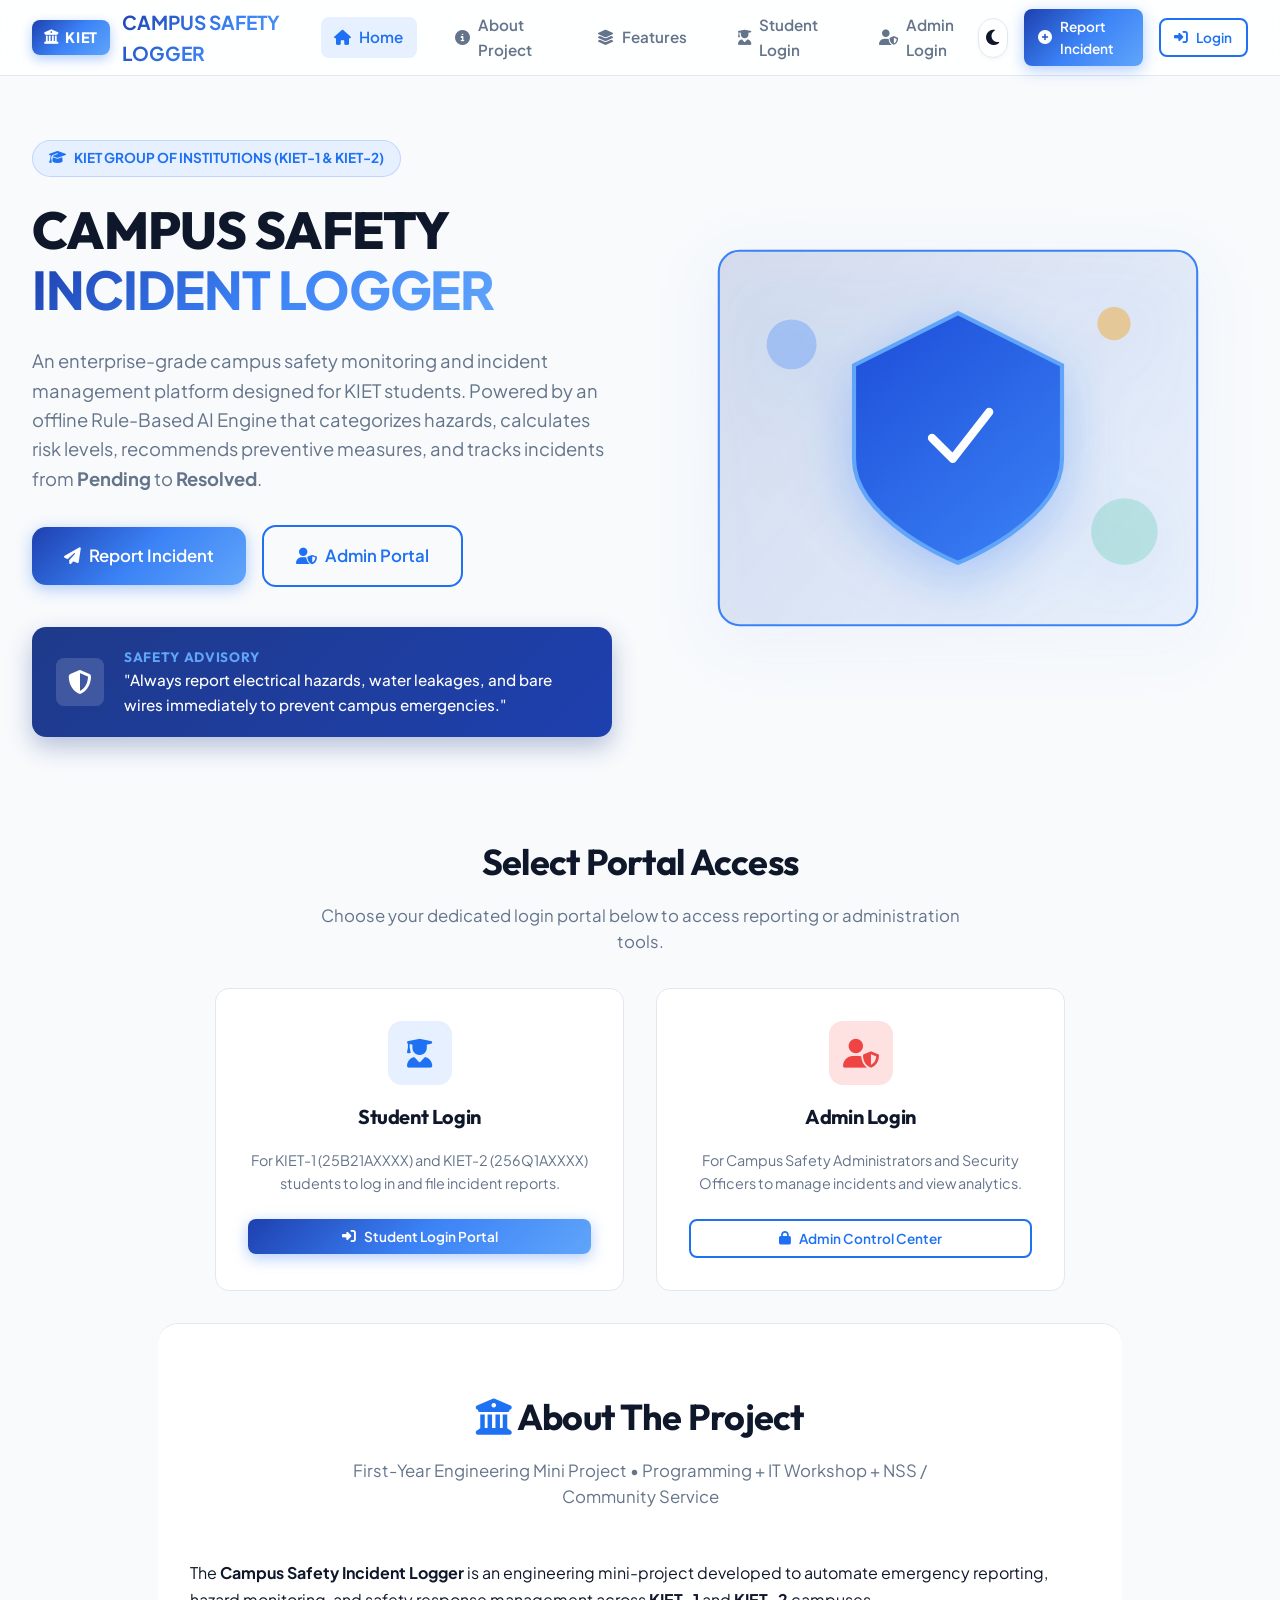
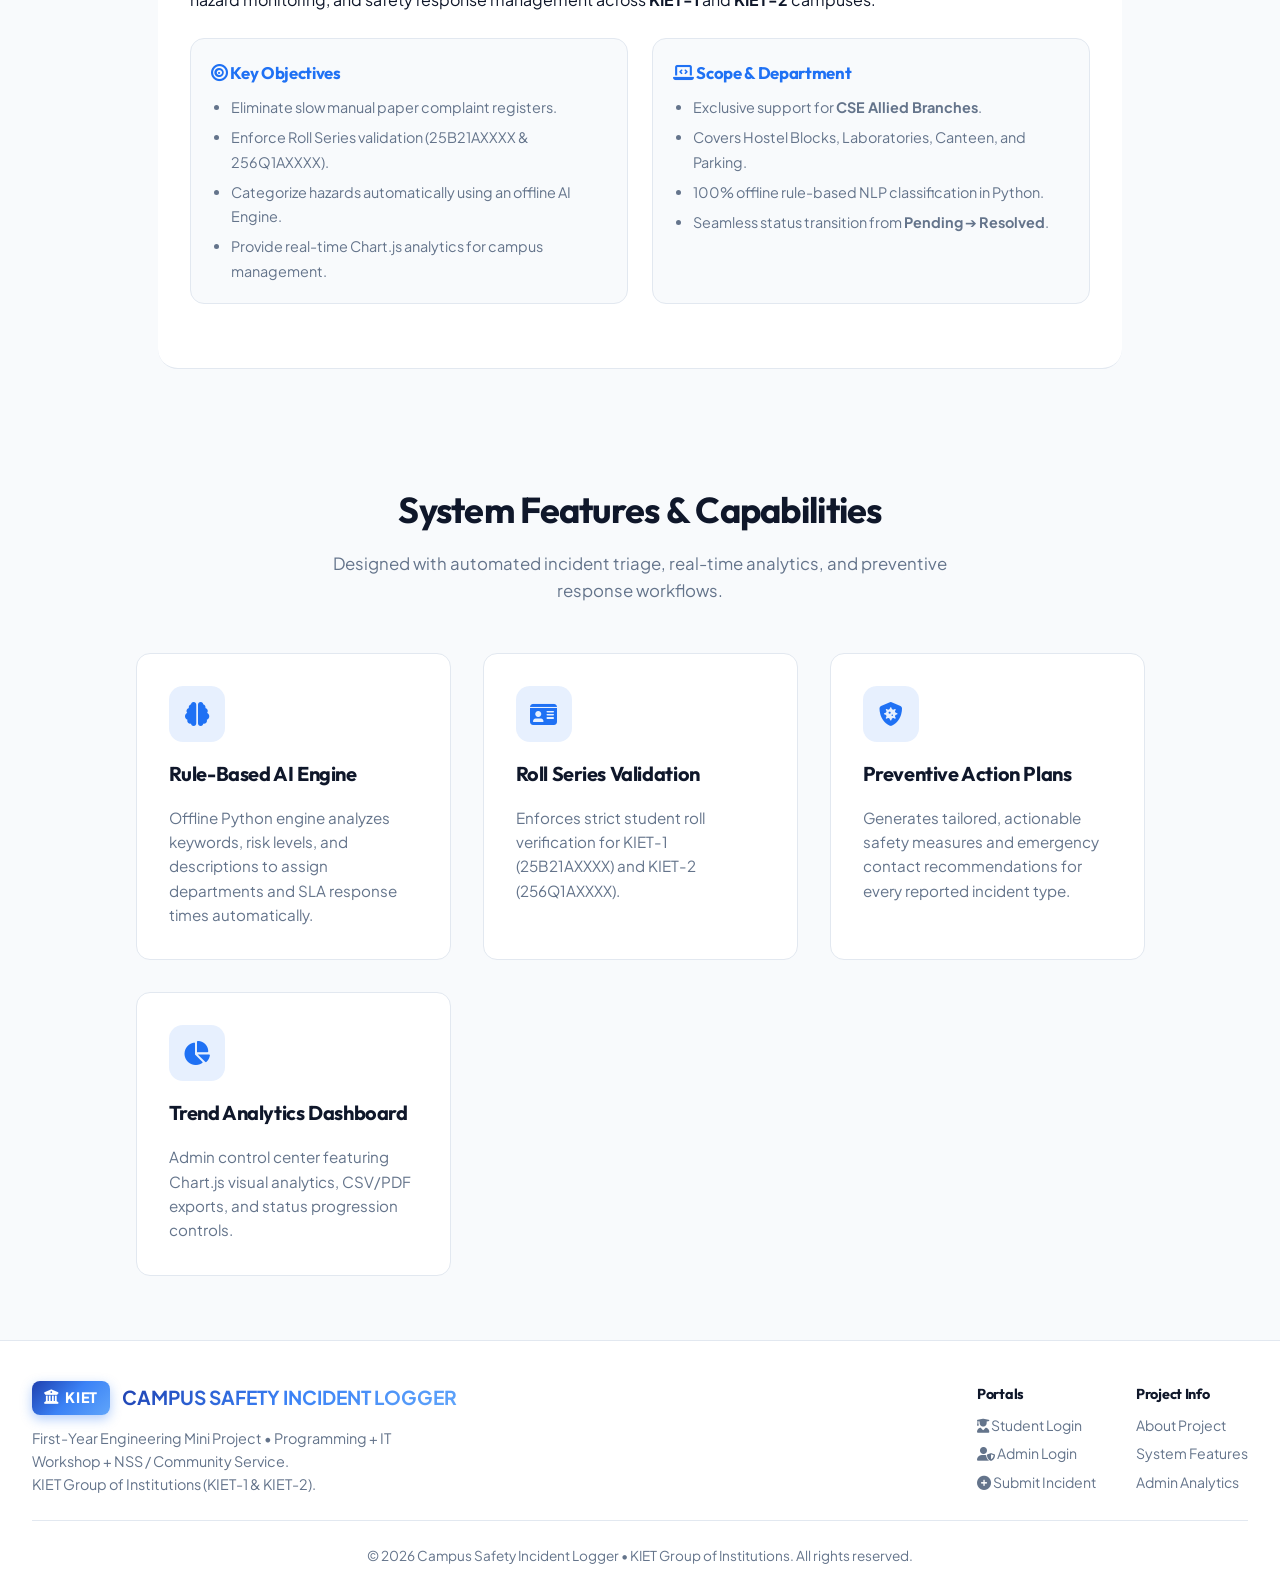
<file: templates/index.html>
<!DOCTYPE html>
<html lang="en" data-theme="light">
<head>
  <meta charset="UTF-8">
  <meta name="viewport" content="width=device-width, initial-scale=1.0">
  <title>Campus Safety Incident Logger | KIET Group of Institutions</title>
  
  <!-- FontAwesome Icons -->
  <link rel="stylesheet" href="https://cdnjs.cloudflare.com/ajax/libs/font-awesome/6.5.1/css/all.min.css">
  
  <!-- Custom Stylesheet -->
  <link rel="stylesheet" href="/static/css/style.css">
</head>
<body>

  <!-- Navigation Bar -->
  <nav class="navbar">
    <a href="/" class="nav-brand">
      <!-- College Logo Visual Badge -->
      <div class="kiet-logo-badge">
        <i class="fas fa-university"></i>
        <span>KIET</span>
      </div>
      <span class="nav-title">CAMPUS SAFETY LOGGER</span>
    </a>
    
    <ul class="nav-menu">
      <li><a href="/" class="nav-link active"><i class="fas fa-home"></i> Home</a></li>
      <li><a href="#aboutSection" class="nav-link"><i class="fas fa-info-circle"></i> About Project</a></li>
      <li><a href="#featuresSection" class="nav-link"><i class="fas fa-layer-group"></i> Features</a></li>
      <li><a href="/student-login" class="nav-link"><i class="fas fa-user-graduate"></i> Student Login</a></li>
      <li><a href="/login" class="nav-link"><i class="fas fa-user-shield"></i> Admin Login</a></li>
    </ul>

    <div class="nav-actions">
      <button class="theme-toggle-btn" id="themeToggleBtn" title="Toggle Dark/Light Mode">
        <i class="fas fa-moon"></i>
      </button>
      <a href="/student-login" class="btn btn-primary btn-sm"><i class="fas fa-plus-circle"></i> Report Incident</a>
      <a href="/login" class="btn btn-outline btn-sm"><i class="fas fa-sign-in-alt"></i> Login</a>
    </div>
  </nav>

  <!-- Hero Section -->
  <header class="hero-section">
    <div class="hero-content">
      <!-- College & Project Header Badge -->
      <div class="hero-badge">
        <i class="fas fa-graduation-cap"></i> KIET GROUP OF INSTITUTIONS (KIET-1 & KIET-2)
      </div>

      <h1 class="hero-title">
        CAMPUS SAFETY <br><span>INCIDENT LOGGER</span>
      </h1>

      <p class="hero-subtitle">
        An enterprise-grade campus safety monitoring and incident management platform designed for KIET students. Powered by an offline Rule-Based AI Engine that categorizes hazards, calculates risk levels, recommends preventive measures, and tracks incidents from <strong>Pending</strong> to <strong>Resolved</strong>.
      </p>

      <!-- Action Buttons -->
      <div class="hero-buttons">
        <a href="/student-login" class="btn btn-primary btn-lg">
          <i class="fas fa-paper-plane"></i> Report Incident
        </a>
        <a href="/login" class="btn btn-outline btn-lg">
          <i class="fas fa-user-shield"></i> Admin Portal
        </a>
      </div>

      <!-- Today's Safety Advisory Card -->
      <div class="safety-tip-card">
        <div class="safety-tip-icon">
          <i class="fas fa-shield-alt"></i>
        </div>
        <div class="safety-tip-content">
          <h4>SAFETY ADVISORY</h4>
          <p>"Always report electrical hazards, water leakages, and bare wires immediately to prevent campus emergencies."</p>
        </div>
      </div>
    </div>

    <!-- Animated Graphic / Vector Illustration -->
    <div class="hero-illustration">
      <svg class="svg-hero-graphic" viewBox="0 0 500 400" fill="none" xmlns="http://www.w3.org/2000/svg">
        <rect x="20" y="20" width="460" height="360" rx="20" fill="url(#bg_grad)" stroke="#3b82f6" stroke-width="2"/>
        <path d="M250 80L350 130V220C350 280 250 320 250 320C250 320 150 280 150 220V130L250 80Z" fill="url(#shield_grad)" stroke="#60a5fa" stroke-width="4"/>
        <path d="M225 200L245 220L280 175" stroke="#ffffff" stroke-width="8" stroke-linecap="round" stroke-linejoin="round"/>
        <circle cx="90" cy="110" r="24" fill="#3b82f6" opacity="0.3"/>
        <circle cx="410" cy="290" r="32" fill="#10b981" opacity="0.2"/>
        <circle cx="400" cy="90" r="16" fill="#f59e0b" opacity="0.4"/>
        <defs>
          <linearGradient id="bg_grad" x1="0" y1="0" x2="500" y2="400" gradientUnits="userSpaceOnUse">
            <stop stop-color="#1e3a8a" stop-opacity="0.15"/>
            <stop offset="1" stop-color="#3b82f6" stop-opacity="0.05"/>
          </linearGradient>
          <linearGradient id="shield_grad" x1="150" y1="80" x2="350" y2="320" gradientUnits="userSpaceOnUse">
            <stop stop-color="#1d4ed8"/>
            <stop offset="1" stop-color="#3b82f6"/>
          </linearGradient>
        </defs>
      </svg>
    </div>
  </header>

  <!-- Login Selection Gateway Section (Two Logins) -->
  <section class="section-container" style="padding-top:1rem; padding-bottom:2rem;">
    <div class="section-header" style="margin-bottom:2rem;">
      <h2 class="section-title">Select Portal Access</h2>
      <p class="section-desc">Choose your dedicated login portal below to access reporting or administration tools.</p>
    </div>

    <div style="display:grid; grid-template-columns: 1fr 1fr; gap:2rem; max-width:850px; margin:0 auto;">
      <!-- Student Login Gateway Card -->
      <div class="feature-card" style="text-align:center; align-items:center;">
        <div class="feature-icon-wrapper" style="width:64px; height:64px; font-size:1.8rem;">
          <i class="fas fa-user-graduate"></i>
        </div>
        <h3>Student Login</h3>
        <p style="font-size:0.9rem; color:var(--text-muted);">
          For KIET-1 (<code>25B21AXXXX</code>) and KIET-2 (<code>256Q1AXXXX</code>) students to log in and file incident reports.
        </p>
        <a href="/student-login" class="btn btn-primary btn-sm" style="width:100%; margin-top:0.5rem;">
          <i class="fas fa-sign-in-alt"></i> Student Login Portal
        </a>
      </div>

      <!-- Admin Login Gateway Card -->
      <div class="feature-card" style="text-align:center; align-items:center;">
        <div class="feature-icon-wrapper" style="width:64px; height:64px; font-size:1.8rem; background:var(--danger-bg); color:var(--danger);">
          <i class="fas fa-user-shield"></i>
        </div>
        <h3>Admin Login</h3>
        <p style="font-size:0.9rem; color:var(--text-muted);">
          For Campus Safety Administrators and Security Officers to manage incidents and view analytics.
        </p>
        <a href="/login" class="btn btn-outline btn-sm" style="width:100%; margin-top:0.5rem;">
          <i class="fas fa-lock"></i> Admin Control Center
        </a>
      </div>
    </div>
  </section>

  <!-- About Project Section -->
  <section id="aboutSection" class="section-container" style="background:var(--bg-surface); border-top:1px solid var(--border-color); border-bottom:1px solid var(--border-color); border-radius:var(--radius-lg); margin-bottom:3rem;">
    <div class="section-header">
      <h2 class="section-title"><i class="fas fa-university" style="color:var(--primary);"></i> About The Project</h2>
      <p class="section-desc">First-Year Engineering Mini Project • Programming + IT Workshop + NSS / Community Service</p>
    </div>

    <div style="max-width:900px; margin:0 auto; font-size:1rem; line-height:1.7; color:var(--text-main); display:flex; flex-direction:column; gap:1.5rem;">
      <p>
        The <strong>Campus Safety Incident Logger</strong> is an engineering mini-project developed to automate emergency reporting, hazard monitoring, and safety response management across <strong>KIET-1</strong> and <strong>KIET-2</strong> campuses.
      </p>
      
      <div style="display:grid; grid-template-columns:1fr 1fr; gap:1.5rem;">
        <div style="background:var(--bg-main); padding:1.25rem; border-radius:var(--radius-md); border:1px solid var(--border-color);">
          <h4 style="color:var(--primary); font-size:1.05rem; margin-bottom:0.5rem;"><i class="fas fa-bullseye"></i> Key Objectives</h4>
          <ul style="padding-left:1.25rem; font-size:0.9rem; color:var(--text-muted); display:flex; flex-direction:column; gap:0.35rem;">
            <li>Eliminate slow manual paper complaint registers.</li>
            <li>Enforce Roll Series validation (<code>25B21AXXXX</code> & <code>256Q1AXXXX</code>).</li>
            <li>Categorize hazards automatically using an offline AI Engine.</li>
            <li>Provide real-time Chart.js analytics for campus management.</li>
          </ul>
        </div>

        <div style="background:var(--bg-main); padding:1.25rem; border-radius:var(--radius-md); border:1px solid var(--border-color);">
          <h4 style="color:var(--primary); font-size:1.05rem; margin-bottom:0.5rem;"><i class="fas fa-laptop-code"></i> Scope & Department</h4>
          <ul style="padding-left:1.25rem; font-size:0.9rem; color:var(--text-muted); display:flex; flex-direction:column; gap:0.35rem;">
            <li>Exclusive support for <strong>CSE Allied Branches</strong>.</li>
            <li>Covers Hostel Blocks, Laboratories, Canteen, and Parking.</li>
            <li>100% offline rule-based NLP classification in Python.</li>
            <li>Seamless status transition from <strong>Pending</strong> ➔ <strong>Resolved</strong>.</li>
          </ul>
        </div>
      </div>
    </div>
  </section>

  <!-- Features Grid Section -->
  <section id="featuresSection" class="section-container">
    <div class="section-header">
      <h2 class="section-title">System Features & Capabilities</h2>
      <p class="section-desc">Designed with automated incident triage, real-time analytics, and preventive response workflows.</p>
    </div>

    <div class="features-grid">
      <div class="feature-card">
        <div class="feature-icon-wrapper"><i class="fas fa-brain"></i></div>
        <h3>Rule-Based AI Engine</h3>
        <p>Offline Python engine analyzes keywords, risk levels, and descriptions to assign departments and SLA response times automatically.</p>
      </div>

      <div class="feature-card">
        <div class="feature-icon-wrapper"><i class="fas fa-id-card"></i></div>
        <h3>Roll Series Validation</h3>
        <p>Enforces strict student roll verification for KIET-1 (<code>25B21AXXXX</code>) and KIET-2 (<code>256Q1AXXXX</code>).</p>
      </div>

      <div class="feature-card">
        <div class="feature-icon-wrapper"><i class="fas fa-shield-virus"></i></div>
        <h3>Preventive Action Plans</h3>
        <p>Generates tailored, actionable safety measures and emergency contact recommendations for every reported incident type.</p>
      </div>

      <div class="feature-card">
        <div class="feature-icon-wrapper"><i class="fas fa-chart-pie"></i></div>
        <h3>Trend Analytics Dashboard</h3>
        <p>Admin control center featuring Chart.js visual analytics, CSV/PDF exports, and status progression controls.</p>
      </div>
    </div>
  </section>

  <!-- Footer -->
  <footer class="footer">
    <div class="footer-content">
      <div>
        <div class="nav-brand">
          <div class="kiet-logo-badge">
            <i class="fas fa-university"></i>
            <span>KIET</span>
          </div>
          <span class="nav-title">CAMPUS SAFETY INCIDENT LOGGER</span>
        </div>
        <p style="color:var(--text-muted); font-size:0.9rem; margin-top:0.75rem; max-width:400px;">
          First-Year Engineering Mini Project • Programming + IT Workshop + NSS / Community Service.<br>
          KIET Group of Institutions (KIET-1 & KIET-2).
        </p>
      </div>
      <div style="display:flex; gap:2.5rem;">
        <div>
          <h4 style="font-size:0.9rem; margin-bottom:0.5rem; color:var(--text-main);">Portals</h4>
          <ul style="list-style:none; font-size:0.88rem; display:flex; flex-direction:column; gap:0.4rem;">
            <li><a href="/student-login" style="color:var(--text-muted); text-decoration:none;"><i class="fas fa-user-graduate"></i> Student Login</a></li>
            <li><a href="/login" style="color:var(--text-muted); text-decoration:none;"><i class="fas fa-user-shield"></i> Admin Login</a></li>
            <li><a href="/report" style="color:var(--text-muted); text-decoration:none;"><i class="fas fa-plus-circle"></i> Submit Incident</a></li>
          </ul>
        </div>
        <div>
          <h4 style="font-size:0.9rem; margin-bottom:0.5rem; color:var(--text-main);">Project Info</h4>
          <ul style="list-style:none; font-size:0.88rem; display:flex; flex-direction:column; gap:0.4rem;">
            <li><a href="#aboutSection" style="color:var(--text-muted); text-decoration:none;">About Project</a></li>
            <li><a href="#featuresSection" style="color:var(--text-muted); text-decoration:none;">System Features</a></li>
            <li><a href="/dashboard" style="color:var(--text-muted); text-decoration:none;">Admin Analytics</a></li>
          </ul>
        </div>
      </div>
    </div>
    <div class="footer-bottom">
      &copy; <span id="currentYear">2026</span> Campus Safety Incident Logger • KIET Group of Institutions. All rights reserved.
    </div>
  </footer>

  <!-- Scripts -->
  <script src="/static/js/script.js"></script>
</body>
</html>
</file>
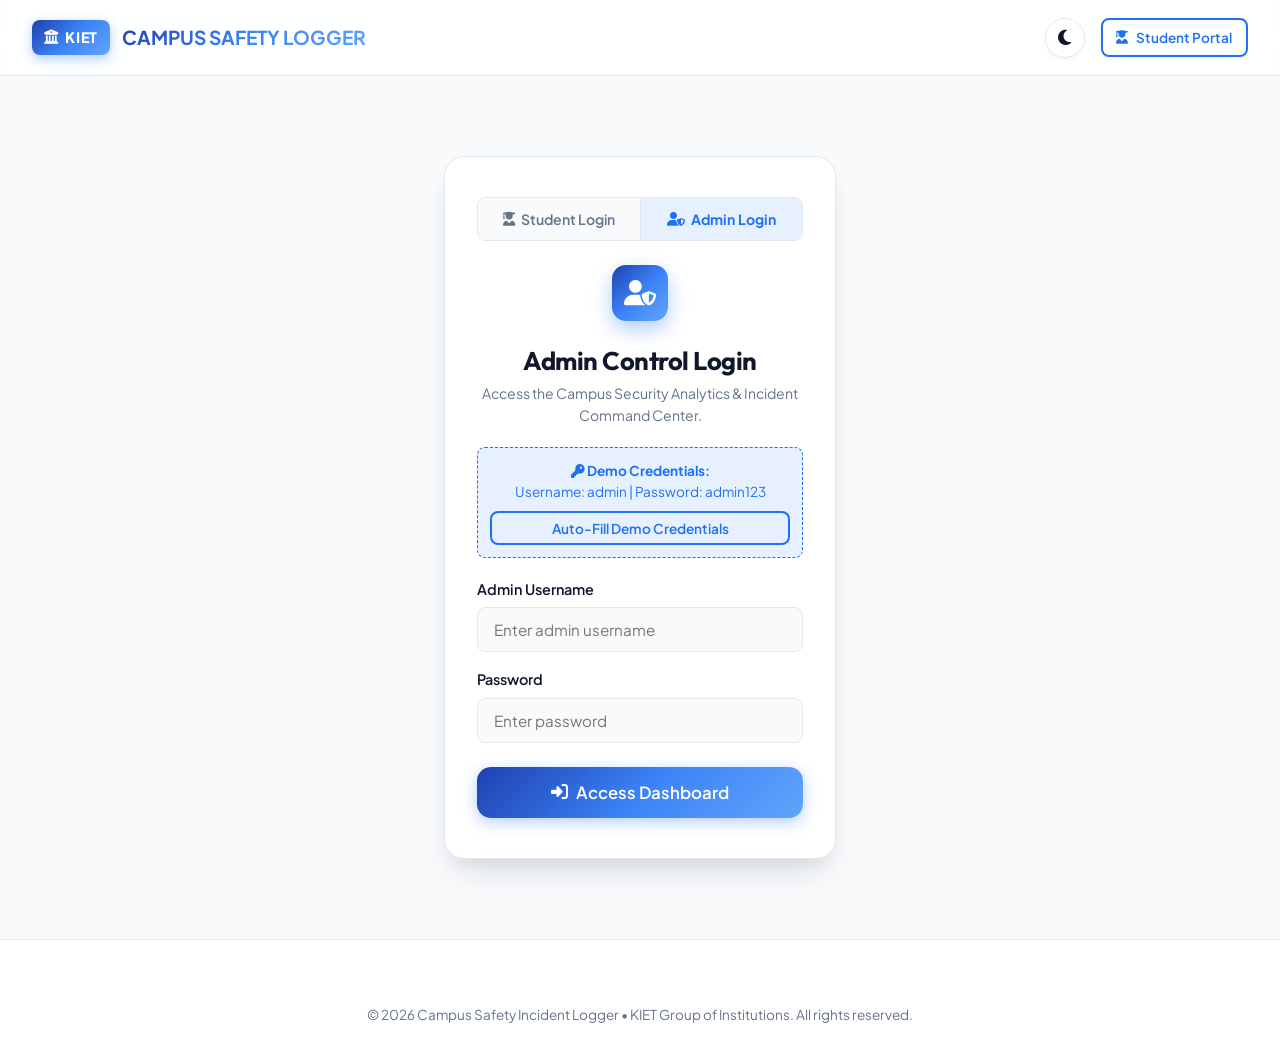
<file: templates/login.html>
<!DOCTYPE html>
<html lang="en" data-theme="light">
<head>
  <meta charset="UTF-8">
  <meta name="viewport" content="width=device-width, initial-scale=1.0">
  <title>Admin Login | Campus Safety Incident Logger</title>
  
  <!-- FontAwesome Icons -->
  <link rel="stylesheet" href="https://cdnjs.cloudflare.com/ajax/libs/font-awesome/6.5.1/css/all.min.css">
  
  <!-- Custom Stylesheet -->
  <link rel="stylesheet" href="/static/css/style.css">
</head>
<body>

  <!-- Navbar -->
  <nav class="navbar">
    <a href="/" class="nav-brand">
      <div class="kiet-logo-badge">
        <i class="fas fa-university"></i>
        <span>KIET</span>
      </div>
      <span class="nav-title">CAMPUS SAFETY LOGGER</span>
    </a>

    <div class="nav-actions">
      <button class="theme-toggle-btn" id="themeToggleBtn" title="Toggle Theme">
        <i class="fas fa-moon"></i>
      </button>
      <a href="/student-login" class="btn btn-outline btn-sm"><i class="fas fa-user-graduate"></i> Student Portal</a>
    </div>
  </nav>

  <!-- Login Card Container -->
  <main class="login-container">
    <div class="login-card">
      
      <!-- Dual Login Switcher Tabs -->
      <div style="display:flex; border:1px solid var(--border-color); border-radius:var(--radius-sm); overflow:hidden; margin-bottom:1.5rem;">
        <a href="/student-login" style="flex:1; padding:0.6rem; text-decoration:none; color:var(--text-muted); font-weight:600; font-size:0.88rem; background:var(--bg-main); display:flex; align-items:center; justify-content:center; gap:0.4rem;">
          <i class="fas fa-user-graduate"></i> Student Login
        </a>
        <a href="/login" style="flex:1; padding:0.6rem; text-decoration:none; color:var(--primary); font-weight:700; font-size:0.88rem; background:var(--primary-light); display:flex; align-items:center; justify-content:center; gap:0.4rem; border-left:1px solid var(--border-color);">
          <i class="fas fa-user-shield"></i> Admin Login
        </a>
      </div>

      <div class="login-logo">
        <i class="fas fa-user-shield"></i>
      </div>
      <h2 style="font-size:1.6rem; font-weight:700;">Admin Control Login</h2>
      <p style="color:var(--text-muted); font-size:0.88rem; margin-bottom:1rem;">Access the Campus Security Analytics & Incident Command Center.</p>

      <div class="demo-credentials-box">
        <strong><i class="fas fa-key"></i> Demo Credentials:</strong><br>
        Username: <code>admin</code> | Password: <code>admin123</code>
        <button type="button" onclick="fillDemoCredentials()" class="btn btn-sm btn-outline" style="margin-top:0.5rem; width:100%;">
          Auto-Fill Demo Credentials
        </button>
      </div>

      <form id="adminLoginForm">
        <div class="form-group" style="text-align:left; margin-bottom:1rem;">
          <label for="username">Admin Username</label>
          <input type="text" id="username" class="form-control" placeholder="Enter admin username" required>
        </div>

        <div class="form-group" style="text-align:left; margin-bottom:1.5rem;">
          <label for="password">Password</label>
          <input type="password" id="password" class="form-control" placeholder="Enter password" required>
        </div>

        <button type="submit" class="btn btn-primary btn-lg" id="loginBtn" style="width:100%;">
          <i class="fas fa-sign-in-alt"></i> Access Dashboard
        </button>
      </form>
    </div>
  </main>

  <!-- Footer -->
  <footer class="footer">
    <div class="footer-bottom">
      &copy; <span id="currentYear">2026</span> Campus Safety Incident Logger • KIET Group of Institutions. All rights reserved.
    </div>
  </footer>

  <!-- Scripts -->
  <script src="/static/js/script.js"></script>
  <script src="/static/js/login.js"></script>
</body>
</html>
</file>
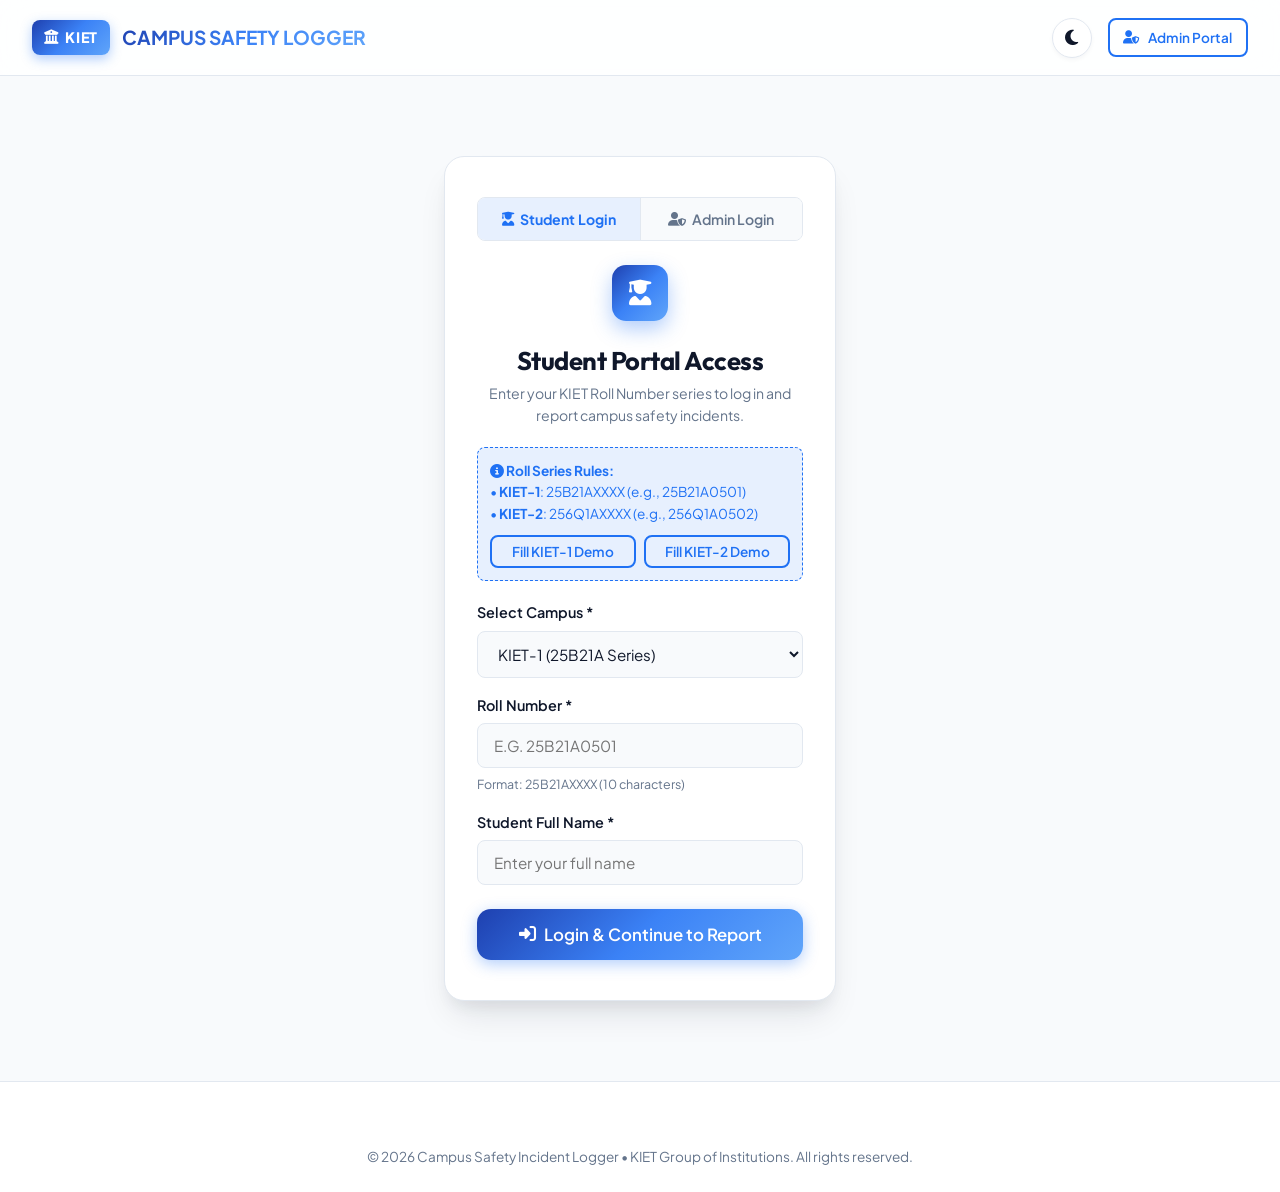
<file: templates/student_login.html>
<!DOCTYPE html>
<html lang="en" data-theme="light">
<head>
  <meta charset="UTF-8">
  <meta name="viewport" content="width=device-width, initial-scale=1.0">
  <title>Student Login | Campus Safety Incident Logger</title>
  
  <!-- FontAwesome Icons -->
  <link rel="stylesheet" href="https://cdnjs.cloudflare.com/ajax/libs/font-awesome/6.5.1/css/all.min.css">
  
  <!-- Custom Stylesheet -->
  <link rel="stylesheet" href="/static/css/style.css">
</head>
<body>

  <!-- Navbar -->
  <nav class="navbar">
    <a href="/" class="nav-brand">
      <div class="kiet-logo-badge">
        <i class="fas fa-university"></i>
        <span>KIET</span>
      </div>
      <span class="nav-title">CAMPUS SAFETY LOGGER</span>
    </a>

    <div class="nav-actions">
      <button class="theme-toggle-btn" id="themeToggleBtn" title="Toggle Theme">
        <i class="fas fa-moon"></i>
      </button>
      <a href="/login" class="btn btn-outline btn-sm"><i class="fas fa-user-shield"></i> Admin Portal</a>
    </div>
  </nav>

  <!-- Student Login Form Container -->
  <main class="login-container">
    <div class="login-card">
      
      <!-- Dual Login Switcher Tabs -->
      <div style="display:flex; border:1px solid var(--border-color); border-radius:var(--radius-sm); overflow:hidden; margin-bottom:1.5rem;">
        <a href="/student-login" style="flex:1; padding:0.6rem; text-decoration:none; color:var(--primary); font-weight:700; font-size:0.88rem; background:var(--primary-light); display:flex; align-items:center; justify-content:center; gap:0.4rem;">
          <i class="fas fa-user-graduate"></i> Student Login
        </a>
        <a href="/login" style="flex:1; padding:0.6rem; text-decoration:none; color:var(--text-muted); font-weight:600; font-size:0.88rem; background:var(--bg-main); display:flex; align-items:center; justify-content:center; gap:0.4rem; border-left:1px solid var(--border-color);">
          <i class="fas fa-user-shield"></i> Admin Login
        </a>
      </div>

      <div class="login-logo">
        <i class="fas fa-user-graduate"></i>
      </div>
      <h2 style="font-size:1.6rem; font-weight:700;">Student Portal Access</h2>
      <p style="color:var(--text-muted); font-size:0.88rem; margin-bottom:1rem;">
        Enter your KIET Roll Number series to log in and report campus safety incidents.
      </p>

      <!-- Roll Series Rules Note -->
      <div class="demo-credentials-box" style="text-align:left;">
        <strong><i class="fas fa-info-circle"></i> Roll Series Rules:</strong><br>
        • <strong>KIET-1</strong>: <code>25B21AXXXX</code> (e.g., 25B21A0501)<br>
        • <strong>KIET-2</strong>: <code>256Q1AXXXX</code> (e.g., 256Q1A0502)
        <div style="display:flex; gap:0.5rem; margin-top:0.6rem;">
          <button type="button" onclick="quickFillStudent('KIET-1')" class="btn btn-sm btn-outline" style="flex:1;">Fill KIET-1 Demo</button>
          <button type="button" onclick="quickFillStudent('KIET-2')" class="btn btn-sm btn-outline" style="flex:1;">Fill KIET-2 Demo</button>
        </div>
      </div>

      <form id="studentLoginForm">
        <div class="form-group" style="text-align:left; margin-bottom:1rem;">
          <label for="campusSelect">Select Campus *</label>
          <select id="campusSelect" class="form-control" required onchange="updateRollPlaceholder()">
            <option value="KIET-1">KIET-1 (25B21A Series)</option>
            <option value="KIET-2">KIET-2 (256Q1A Series)</option>
          </select>
        </div>

        <div class="form-group" style="text-align:left; margin-bottom:1rem;">
          <label for="studentRoll">Roll Number *</label>
          <input type="text" id="studentRoll" class="form-control" placeholder="e.g. 25B21A0501" maxlength="10" required style="text-transform:uppercase;">
          <small id="rollHelpText" style="color:var(--text-muted); font-size:0.78rem;">Format: 25B21AXXXX (10 characters)</small>
        </div>

        <div class="form-group" style="text-align:left; margin-bottom:1.5rem;">
          <label for="studentNameInput">Student Full Name *</label>
          <input type="text" id="studentNameInput" class="form-control" placeholder="Enter your full name" required>
        </div>

        <button type="submit" class="btn btn-primary btn-lg" id="studentLoginBtn" style="width:100%;">
          <i class="fas fa-sign-in-alt"></i> Login & Continue to Report
        </button>
      </form>
    </div>
  </main>

  <!-- Footer -->
  <footer class="footer">
    <div class="footer-bottom">
      &copy; <span id="currentYear">2026</span> Campus Safety Incident Logger • KIET Group of Institutions. All rights reserved.
    </div>
  </footer>

  <!-- Scripts -->
  <script src="/static/js/script.js"></script>
  <script>
    function updateRollPlaceholder() {
      const campus = document.getElementById('campusSelect').value;
      const rollInput = document.getElementById('studentRoll');
      const help = document.getElementById('rollHelpText');
      if (campus === 'KIET-1') {
        rollInput.placeholder = 'e.g. 25B21A0501';
        help.textContent = 'Format: 25B21AXXXX (10 characters for KIET-1)';
      } else {
        rollInput.placeholder = 'e.g. 256Q1A0502';
        help.textContent = 'Format: 256Q1AXXXX (10 characters for KIET-2)';
      }
    }

    function quickFillStudent(campus) {
      document.getElementById('campusSelect').value = campus;
      updateRollPlaceholder();
      if (campus === 'KIET-1') {
        document.getElementById('studentRoll').value = '25B21A0501';
        document.getElementById('studentNameInput').value = 'Rahul Sharma';
      } else {
        document.getElementById('studentRoll').value = '256Q1A0502';
        document.getElementById('studentNameInput').value = 'Vikram Reddy';
      }
      showToast(`${campus} demo credentials loaded!`, 'info');
    }

    document.getElementById('studentLoginForm').addEventListener('submit', async (e) => {
      e.preventDefault();
      const campus = document.getElementById('campusSelect').value;
      const roll_number = document.getElementById('studentRoll').value.trim().toUpperCase();
      const student_name = document.getElementById('studentNameInput').value.trim();

      const btn = document.getElementById('studentLoginBtn');
      const orig = btn.innerHTML;
      btn.disabled = true;
      btn.innerHTML = '<i class="fas fa-spinner fa-spin"></i> Validating Roll Number...';

      try {
        const res = await fetch('/api/student-login', {
          method: 'POST',
          headers: { 'Content-Type': 'application/json' },
          body: JSON.stringify({ campus, roll_number, student_name })
        });
        const result = await res.json();
        if (result.success) {
          showToast(result.message, 'success');
          setTimeout(() => {
            window.location.href = '/report';
          }, 600);
        } else {
          showToast(result.message || 'Invalid Roll Number format.', 'danger');
        }
      } catch(err) {
        showToast('Network error during student login.', 'danger');
      } finally {
        btn.disabled = false;
        btn.innerHTML = orig;
      }
    });
  </script>
</body>
</html>
</file>
<file: static/css/style.css>
/* ===================================================================
   CAMPUS SAFETY INCIDENT LOGGER - CSS DESIGN SYSTEM & THEME TOKENS
   Theme: Modern Enterprise Blue, Glassmorphism, Responsive Dark/Light
   =================================================================== */

@import url('https://fonts.googleapis.com/css2?family=Outfit:wght@300;400;500;600;700;800&family=Plus+Jakarta+Sans:wght@400;500;600;700&display=swap');

:root {
  /* HSL Premium Blue Palette */
  --primary-h: 217;
  --primary-s: 91%;
  --primary-l: 54%;
  
  --primary: hsl(var(--primary-h), var(--primary-s), var(--primary-l));
  --primary-hover: hsl(var(--primary-h), var(--primary-s), 45%);
  --primary-light: hsl(var(--primary-h), var(--primary-s), 95%);
  --primary-glow: hsla(var(--primary-h), var(--primary-s), 54%, 0.35);
  
  --gradient-primary: linear-gradient(135deg, #1e40af 0%, #3b82f6 50%, #60a5fa 100%);
  --gradient-accent: linear-gradient(135deg, #0ea5e9 0%, #2563eb 100%);
  --gradient-dark: linear-gradient(135deg, #0f172a 0%, #1e293b 100%);
  
  /* Status Colors */
  --success: #10b981;
  --success-bg: #d1fae5;
  --warning: #f59e0b;
  --warning-bg: #fef3c7;
  --danger: #ef4444;
  --danger-bg: #fee2e2;
  --info: #3b82f6;
  --info-bg: #dbeafe;
  
  /* Default Light Mode Surfaces */
  --bg-main: #f8fafc;
  --bg-surface: #ffffff;
  --bg-glass: rgba(255, 255, 255, 0.85);
  --border-color: #e2e8f0;
  --text-main: #0f172a;
  --text-muted: #64748b;
  --shadow-sm: 0 2px 4px rgba(15, 23, 42, 0.04);
  --shadow-md: 0 10px 25px -5px rgba(15, 23, 42, 0.08), 0 8px 10px -6px rgba(15, 23, 42, 0.04);
  --shadow-lg: 0 20px 35px -10px rgba(15, 23, 42, 0.12), 0 10px 15px -5px rgba(15, 23, 42, 0.06);
  --card-glow: 0 0 20px rgba(59, 130, 246, 0.12);
  --radius-sm: 8px;
  --radius-md: 14px;
  --radius-lg: 20px;
  --radius-full: 9999px;
  --nav-height: 76px;
}

[data-theme="dark"] {
  --bg-main: #0b0f19;
  --bg-surface: #111827;
  --bg-glass: rgba(17, 24, 39, 0.85);
  --border-color: #1f2937;
  --text-main: #f9fafb;
  --text-muted: #9ca3af;
  --shadow-sm: 0 2px 4px rgba(0, 0, 0, 0.2);
  --shadow-md: 0 10px 25px -5px rgba(0, 0, 0, 0.4);
  --shadow-lg: 0 20px 35px -10px rgba(0, 0, 0, 0.6);
  --primary-light: hsla(var(--primary-h), var(--primary-s), 54%, 0.15);
  --success-bg: rgba(16, 185, 129, 0.15);
  --warning-bg: rgba(245, 158, 11, 0.15);
  --danger-bg: rgba(239, 68, 68, 0.15);
  --info-bg: rgba(59, 130, 246, 0.15);
}

/* ===================================================================
   BASE & TYPOGRAPHY
   =================================================================== */

* {
  margin: 0;
  padding: 0;
  box-sizing: border-box;
  font-family: 'Plus Jakarta Sans', sans-serif;
  transition: background-color 0.25s ease, border-color 0.25s ease, color 0.25s ease;
}

h1, h2, h3, h4, h5, h6, .font-heading {
  font-family: 'Outfit', sans-serif;
  color: var(--text-main);
  letter-spacing: -0.02em;
}

body {
  background-color: var(--bg-main);
  color: var(--text-main);
  line-height: 1.6;
  min-height: 100vh;
  display: flex;
  flex-direction: column;
  overflow-x: hidden;
}

/* ===================================================================
   NAVBAR
   =================================================================== */

.navbar {
  height: var(--nav-height);
  background-color: var(--bg-glass);
  backdrop-filter: blur(16px);
  -webkit-backdrop-filter: blur(16px);
  border-bottom: 1px solid var(--border-color);
  position: sticky;
  top: 0;
  z-index: 1000;
  display: flex;
  align-items: center;
  justify-content: space-between;
  padding: 0 2rem;
}

.nav-brand {
  display: flex;
  align-items: center;
  gap: 0.75rem;
  text-decoration: none;
}

.kiet-logo-badge {
  display: inline-flex;
  align-items: center;
  gap: 0.4rem;
  background: var(--gradient-primary);
  color: #ffffff;
  padding: 0.35rem 0.75rem;
  border-radius: var(--radius-sm);
  font-weight: 800;
  font-size: 0.9rem;
  letter-spacing: 0.05em;
  box-shadow: 0 4px 12px var(--primary-glow);
}

.nav-logo-icon {
  width: 42px;
  height: 42px;
  background: var(--gradient-primary);
  border-radius: var(--radius-sm);
  display: flex;
  align-items: center;
  justify-content: center;
  color: #fff;
  font-size: 1.25rem;
  box-shadow: 0 4px 12px var(--primary-glow);
}

.nav-title {
  font-size: 1.2rem;
  font-weight: 700;
  background: var(--gradient-primary);
  -webkit-background-clip: text;
  -webkit-text-fill-color: transparent;
}

.nav-menu {
  display: flex;
  align-items: center;
  gap: 1.5rem;
  list-style: none;
}

.nav-link {
  text-decoration: none;
  color: var(--text-muted);
  font-weight: 600;
  font-size: 0.95rem;
  padding: 0.5rem 0.85rem;
  border-radius: var(--radius-sm);
  display: flex;
  align-items: center;
  gap: 0.5rem;
  transition: all 0.2s ease;
}

.nav-link:hover, .nav-link.active {
  color: var(--primary);
  background: var(--primary-light);
}

.nav-actions {
  display: flex;
  align-items: center;
  gap: 1rem;
}

.theme-toggle-btn {
  background: var(--bg-surface);
  border: 1px solid var(--border-color);
  color: var(--text-main);
  width: 40px;
  height: 40px;
  border-radius: var(--radius-full);
  cursor: pointer;
  display: flex;
  align-items: center;
  justify-content: center;
  font-size: 1.1rem;
  box-shadow: var(--shadow-sm);
  transition: all 0.2s ease;
}

.theme-toggle-btn:hover {
  transform: rotate(15deg) scale(1.05);
  border-color: var(--primary);
}

/* ===================================================================
   BUTTONS
   =================================================================== */

.btn {
  display: inline-flex;
  align-items: center;
  justify-content: center;
  gap: 0.5rem;
  padding: 0.75rem 1.5rem;
  font-size: 0.95rem;
  font-weight: 600;
  border-radius: var(--radius-sm);
  border: none;
  cursor: pointer;
  transition: all 0.25s cubic-bezier(0.4, 0, 0.2, 1);
  text-decoration: none;
}

.btn-primary {
  background: var(--gradient-primary);
  color: #ffffff;
  box-shadow: 0 4px 15px var(--primary-glow);
}

.btn-primary:hover {
  transform: translateY(-2px);
  box-shadow: 0 8px 25px var(--primary-glow);
  opacity: 0.95;
}

.btn-outline {
  background: transparent;
  border: 2px solid var(--primary);
  color: var(--primary);
}

.btn-outline:hover {
  background: var(--primary);
  color: #ffffff;
  transform: translateY(-2px);
}

.btn-secondary {
  background: var(--bg-surface);
  color: var(--text-main);
  border: 1px solid var(--border-color);
}

.btn-secondary:hover {
  background: var(--primary-light);
  border-color: var(--primary);
}

.btn-danger {
  background: var(--danger);
  color: #fff;
}

.btn-danger:hover {
  opacity: 0.9;
}

.btn-sm {
  padding: 0.4rem 0.85rem;
  font-size: 0.85rem;
}

.btn-lg {
  padding: 0.95rem 2rem;
  font-size: 1.05rem;
  border-radius: var(--radius-md);
}

/* ===================================================================
   CARDS & GLASSMORPHISM SURFACES
   =================================================================== */

.card {
  background: var(--bg-surface);
  border: 1px solid var(--border-color);
  border-radius: var(--radius-md);
  padding: 1.5rem;
  box-shadow: var(--shadow-sm);
  transition: all 0.3s ease;
}

.card:hover {
  box-shadow: var(--shadow-md);
  border-color: hsla(var(--primary-h), var(--primary-s), 54%, 0.3);
}

.card-glass {
  background: var(--bg-glass);
  backdrop-filter: blur(12px);
  -webkit-backdrop-filter: blur(12px);
  border: 1px solid var(--border-color);
}

/* ===================================================================
   HERO SECTION (LANDING PAGE)
   =================================================================== */

.hero-section {
  padding: 4rem 2rem 5rem;
  max-width: 1280px;
  margin: 0 auto;
  display: grid;
  grid-template-columns: 1fr 1fr;
  align-items: center;
  gap: 3.5rem;
}

.hero-content {
  display: flex;
  flex-direction: column;
  gap: 1.5rem;
}

.hero-badge {
  display: inline-flex;
  align-items: center;
  gap: 0.5rem;
  background: var(--primary-light);
  color: var(--primary);
  padding: 0.4rem 1rem;
  border-radius: var(--radius-full);
  font-size: 0.85rem;
  font-weight: 700;
  width: fit-content;
  border: 1px solid hsla(var(--primary-h), var(--primary-s), 54%, 0.2);
}

.hero-title {
  font-size: 3.25rem;
  font-weight: 800;
  line-height: 1.15;
}

.hero-title span {
  background: var(--gradient-primary);
  -webkit-background-clip: text;
  -webkit-text-fill-color: transparent;
}

.hero-subtitle {
  font-size: 1.15rem;
  color: var(--text-muted);
  line-height: 1.6;
}

.hero-buttons {
  display: flex;
  align-items: center;
  gap: 1rem;
  margin-top: 0.5rem;
}

.hero-illustration {
  position: relative;
  display: flex;
  align-items: center;
  justify-content: center;
}

.svg-hero-graphic {
  width: 100%;
  max-width: 520px;
  height: auto;
  filter: drop-shadow(0 15px 30px var(--primary-glow));
  animation: floatIllustration 6s ease-in-out infinite;
}

@keyframes floatIllustration {
  0%, 100% { transform: translateY(0px); }
  50% { transform: translateY(-12px); }
}

/* Safety Tip Card */
.safety-tip-card {
  background: linear-gradient(135deg, #1e3a8a 0%, #1e40af 100%);
  color: #fff;
  border-radius: var(--radius-md);
  padding: 1.25rem 1.5rem;
  display: flex;
  align-items: center;
  gap: 1.25rem;
  box-shadow: 0 10px 25px rgba(30, 58, 138, 0.3);
  margin-top: 1rem;
}

.safety-tip-icon {
  width: 48px;
  height: 48px;
  background: rgba(255, 255, 255, 0.15);
  border-radius: var(--radius-sm);
  display: flex;
  align-items: center;
  justify-content: center;
  font-size: 1.5rem;
  flex-shrink: 0;
}

.safety-tip-content h4 {
  color: #60a5fa;
  font-size: 0.85rem;
  text-transform: uppercase;
  letter-spacing: 0.05em;
}

.safety-tip-content p {
  font-size: 0.95rem;
  font-weight: 500;
}

/* ===================================================================
   FEATURES SECTION
   =================================================================== */

.section-container {
  max-width: 1280px;
  margin: 0 auto;
  padding: 4rem 2rem;
}

.section-header {
  text-align: center;
  max-width: 650px;
  margin: 0 auto 3rem;
}

.section-title {
  font-size: 2.25rem;
  font-weight: 700;
  margin-bottom: 0.75rem;
}

.section-desc {
  color: var(--text-muted);
  font-size: 1.05rem;
}

.features-grid {
  display: grid;
  grid-template-columns: repeat(auto-fit, minmax(260px, 1fr));
  gap: 2rem;
}

.feature-card {
  background: var(--bg-surface);
  border: 1px solid var(--border-color);
  border-radius: var(--radius-md);
  padding: 2rem;
  display: flex;
  flex-direction: column;
  gap: 1rem;
  transition: all 0.3s ease;
}

.feature-card:hover {
  transform: translateY(-6px);
  border-color: var(--primary);
  box-shadow: var(--shadow-lg), var(--card-glow);
}

.feature-icon-wrapper {
  width: 56px;
  height: 56px;
  background: var(--primary-light);
  color: var(--primary);
  border-radius: var(--radius-md);
  display: flex;
  align-items: center;
  justify-content: center;
  font-size: 1.5rem;
}

.feature-card h3 {
  font-size: 1.25rem;
  font-weight: 700;
}

.feature-card p {
  color: var(--text-muted);
  font-size: 0.95rem;
}

/* Stats Banner */
.stats-preview-banner {
  background: var(--gradient-primary);
  color: #fff;
  border-radius: var(--radius-lg);
  padding: 3rem 2rem;
  display: grid;
  grid-template-columns: repeat(auto-fit, minmax(200px, 1fr));
  gap: 2rem;
  text-align: center;
  box-shadow: 0 15px 35px var(--primary-glow);
}

.stat-num {
  font-size: 2.75rem;
  font-weight: 800;
  line-height: 1;
  margin-bottom: 0.35rem;
  font-family: 'Outfit', sans-serif;
}

.stat-label {
  font-size: 0.95rem;
  opacity: 0.9;
  font-weight: 500;
}

/* ===================================================================
   STUDENT INCIDENT REPORT FORM PAGE
   =================================================================== */

.form-page-container {
  max-width: 960px;
  margin: 2.5rem auto 5rem;
  padding: 0 1.5rem;
}

.form-card {
  background: var(--bg-surface);
  border: 1px solid var(--border-color);
  border-radius: var(--radius-lg);
  padding: 2.5rem;
  box-shadow: var(--shadow-md);
}

.form-header {
  border-bottom: 1px solid var(--border-color);
  padding-bottom: 1.5rem;
  margin-bottom: 2rem;
}

.form-header h2 {
  font-size: 2rem;
  font-weight: 700;
}

.form-header p {
  color: var(--text-muted);
}

.form-section-title {
  font-size: 1.15rem;
  font-weight: 700;
  margin: 1.75rem 0 1rem;
  color: var(--primary);
  display: flex;
  align-items: center;
  gap: 0.5rem;
}

.form-grid {
  display: grid;
  grid-template-columns: repeat(2, 1fr);
  gap: 1.25rem;
}

.form-group {
  display: flex;
  flex-direction: column;
  gap: 0.4rem;
}

.form-group.full-width {
  grid-column: span 2;
}

.form-group label {
  font-weight: 600;
  font-size: 0.9rem;
  color: var(--text-main);
}

.form-control {
  width: 100%;
  padding: 0.75rem 1rem;
  font-size: 0.95rem;
  background: var(--bg-main);
  border: 1.5px solid var(--border-color);
  border-radius: var(--radius-sm);
  color: var(--text-main);
  outline: none;
  transition: border-color 0.2s ease, box-shadow 0.2s ease;
}

.form-control:focus {
  border-color: var(--primary);
  box-shadow: 0 0 0 3px var(--primary-light);
}

textarea.form-control {
  min-height: 120px;
  resize: vertical;
}

/* Image Upload Preview Box */
.image-upload-wrapper {
  border: 2px dashed var(--border-color);
  border-radius: var(--radius-md);
  padding: 1.5rem;
  text-align: center;
  background: var(--bg-main);
  cursor: pointer;
  transition: all 0.2s ease;
  position: relative;
}

.image-upload-wrapper:hover {
  border-color: var(--primary);
  background: var(--primary-light);
}

.upload-icon {
  font-size: 2rem;
  color: var(--primary);
  margin-bottom: 0.5rem;
}

#photoPreview {
  max-height: 200px;
  max-width: 100%;
  border-radius: var(--radius-sm);
  margin-top: 1rem;
  display: none;
  object-fit: cover;
  box-shadow: var(--shadow-sm);
}

/* Confirmation Checkbox */
.checkbox-group {
  display: flex;
  align-items: center;
  gap: 0.75rem;
  margin: 1.5rem 0;
  font-size: 0.95rem;
  cursor: pointer;
}

.checkbox-group input {
  width: 18px;
  height: 18px;
  accent-color: var(--primary);
  cursor: pointer;
}

/* ===================================================================
   AI ANALYSIS RESULT CARD / SUCCESS RECEIPT MODAL
   =================================================================== */

.ai-card {
  background: var(--bg-surface);
  border: 2px solid var(--primary);
  border-radius: var(--radius-lg);
  padding: 2rem;
  box-shadow: var(--shadow-lg), var(--card-glow);
  margin-top: 2rem;
  animation: slideUpFade 0.5s ease-out;
}

@keyframes slideUpFade {
  from { opacity: 0; transform: translateY(20px); }
  to { opacity: 1; transform: translateY(0); }
}

.ai-card-header {
  display: flex;
  align-items: center;
  justify-content: space-between;
  border-bottom: 1px solid var(--border-color);
  padding-bottom: 1rem;
  margin-bottom: 1.5rem;
}

.ai-badge-header {
  display: flex;
  align-items: center;
  gap: 0.6rem;
  font-size: 1.2rem;
  font-weight: 700;
  color: var(--primary);
}

.ai-confidence-chip {
  background: var(--success-bg);
  color: var(--success);
  padding: 0.3rem 0.85rem;
  border-radius: var(--radius-full);
  font-weight: 700;
  font-size: 0.85rem;
}

.ai-metrics-grid {
  display: grid;
  grid-template-columns: repeat(auto-fit, minmax(180px, 1fr));
  gap: 1rem;
  margin-bottom: 1.5rem;
}

.ai-metric-item {
  background: var(--bg-main);
  padding: 0.9rem 1.1rem;
  border-radius: var(--radius-sm);
  border: 1px solid var(--border-color);
}

.ai-metric-item label {
  font-size: 0.78rem;
  text-transform: uppercase;
  color: var(--text-muted);
  font-weight: 700;
  display: block;
}

.ai-metric-item span {
  font-weight: 700;
  font-size: 1.05rem;
  color: var(--text-main);
}

.preventive-list {
  list-style: none;
  display: flex;
  flex-direction: column;
  gap: 0.6rem;
  margin-top: 0.75rem;
}

.preventive-list li {
  display: flex;
  align-items: flex-start;
  gap: 0.6rem;
  font-size: 0.95rem;
}

.preventive-list li i {
  color: var(--success);
  margin-top: 0.25rem;
}

/* Emergency Contacts Banner */
.emergency-alert-box {
  background: var(--danger-bg);
  border: 1.5px solid var(--danger);
  color: #b91c1c;
  padding: 1rem 1.25rem;
  border-radius: var(--radius-md);
  display: flex;
  align-items: center;
  justify-content: space-between;
  margin-top: 1.25rem;
}

[data-theme="dark"] .emergency-alert-box {
  color: #fca5a5;
}

/* ===================================================================
   ADMIN LOGIN PAGE
   =================================================================== */

.login-container {
  max-width: 440px;
  margin: 5rem auto;
  padding: 0 1.5rem;
}

.login-card {
  background: var(--bg-surface);
  border: 1px solid var(--border-color);
  border-radius: var(--radius-lg);
  padding: 2.5rem 2rem;
  box-shadow: var(--shadow-lg);
  text-align: center;
}

.login-logo {
  width: 56px;
  height: 56px;
  background: var(--gradient-primary);
  border-radius: var(--radius-md);
  margin: 0 auto 1.25rem;
  display: flex;
  align-items: center;
  justify-content: center;
  color: #fff;
  font-size: 1.6rem;
  box-shadow: 0 8px 20px var(--primary-glow);
}

.demo-credentials-box {
  background: var(--primary-light);
  border: 1px dashed var(--primary);
  padding: 0.75rem;
  border-radius: var(--radius-sm);
  font-size: 0.85rem;
  margin: 1.25rem 0;
  color: var(--primary);
}

/* ===================================================================
   ADMIN DASHBOARD PAGE
   =================================================================== */

.dashboard-layout {
  display: grid;
  grid-template-columns: 260px 1fr;
  min-height: calc(100vh - var(--nav-height));
}

.sidebar {
  background: var(--bg-surface);
  border-right: 1px solid var(--border-color);
  padding: 1.5rem 1rem;
  display: flex;
  flex-direction: column;
  gap: 0.5rem;
}

.sidebar-heading {
  font-size: 0.75rem;
  text-transform: uppercase;
  color: var(--text-muted);
  font-weight: 700;
  letter-spacing: 0.05em;
  padding: 0.5rem 0.75rem;
  margin-top: 1rem;
}

.sidebar-nav-item {
  display: flex;
  align-items: center;
  gap: 0.75rem;
  padding: 0.75rem 1rem;
  color: var(--text-muted);
  font-weight: 600;
  font-size: 0.92rem;
  border-radius: var(--radius-sm);
  text-decoration: none;
  transition: all 0.2s ease;
  cursor: pointer;
}

.sidebar-nav-item:hover, .sidebar-nav-item.active {
  color: var(--primary);
  background: var(--primary-light);
}

.dashboard-main {
  padding: 2rem;
  display: flex;
  flex-direction: column;
  gap: 2rem;
  background: var(--bg-main);
  overflow-x: hidden;
}

.dashboard-header-bar {
  display: flex;
  align-items: center;
  justify-content: space-between;
  flex-wrap: wrap;
  gap: 1rem;
}

/* Critical Notification Banner */
.critical-notification-banner {
  background: linear-gradient(135deg, #ef4444 0%, #dc2626 100%);
  color: #fff;
  border-radius: var(--radius-md);
  padding: 1rem 1.5rem;
  display: flex;
  align-items: center;
  justify-content: space-between;
  box-shadow: 0 8px 20px rgba(239, 68, 68, 0.3);
  animation: pulseGlow 2s infinite alternate;
}

@keyframes pulseGlow {
  0% { box-shadow: 0 0 10px rgba(239, 68, 68, 0.3); }
  100% { box-shadow: 0 0 25px rgba(239, 68, 68, 0.6); }
}

/* Stats Cards Grid */
.stats-cards-grid {
  display: grid;
  grid-template-columns: repeat(auto-fit, minmax(210px, 1fr));
  gap: 1.25rem;
}

.stat-card {
  background: var(--bg-surface);
  border: 1px solid var(--border-color);
  border-radius: var(--radius-md);
  padding: 1.25rem 1.5rem;
  display: flex;
  align-items: center;
  gap: 1.25rem;
  box-shadow: var(--shadow-sm);
}

.stat-icon {
  width: 48px;
  height: 48px;
  border-radius: var(--radius-md);
  display: flex;
  align-items: center;
  justify-content: center;
  font-size: 1.4rem;
}

.stat-icon.blue { background: var(--info-bg); color: var(--info); }
.stat-icon.red { background: var(--danger-bg); color: var(--danger); }
.stat-icon.green { background: var(--success-bg); color: var(--success); }
.stat-icon.yellow { background: var(--warning-bg); color: var(--warning); }

.stat-info h3 {
  font-size: 1.6rem;
  font-weight: 800;
  line-height: 1;

}

.stat-info p {
  font-size: 0.82rem;
  color: var(--text-muted);
  margin-top: 0.25rem;
}

/* Charts Grid */
.charts-grid {
  display: grid;
  grid-template-columns: repeat(2, 1fr);
  gap: 1.5rem;
}

.chart-card {
  background: var(--bg-surface);
  border: 1px solid var(--border-color);
  border-radius: var(--radius-md);
  padding: 1.5rem;
  box-shadow: var(--shadow-sm);
}

.chart-card-header {
  display: flex;
  align-items: center;
  justify-content: space-between;
  margin-bottom: 1.25rem;
}

.chart-card-header h3 {
  font-size: 1.1rem;
  font-weight: 700;
}

.chart-wrapper {
  position: relative;
  height: 280px;
  width: 100%;
}

/* Incident Table Controls & Filters */
.table-container-card {
  background: var(--bg-surface);
  border: 1px solid var(--border-color);
  border-radius: var(--radius-md);
  padding: 1.5rem;
  box-shadow: var(--shadow-sm);
}

.table-toolbar {
  display: flex;
  align-items: center;
  justify-content: space-between;
  flex-wrap: wrap;
  gap: 1rem;
  margin-bottom: 1.5rem;
}

.search-input-wrapper {
  position: relative;
  min-width: 280px;
}

.search-input-wrapper i {
  position: absolute;
  left: 1rem;
  top: 50%;
  transform: translateY(-50%);
  color: var(--text-muted);
}

.search-input-wrapper input {
  padding-left: 2.75rem;
}

.filter-group {
  display: flex;
  align-items: center;
  gap: 0.75rem;
  flex-wrap: wrap;
}

/* Table Styling */
.table-responsive {
  width: 100%;
  overflow-x: auto;
}

.custom-table {
  width: 100%;
  border-collapse: collapse;
  text-align: left;
  font-size: 0.9rem;
}

.custom-table th {
  background: var(--bg-main);
  color: var(--text-muted);
  font-weight: 700;
  font-size: 0.78rem;
  text-transform: uppercase;
  padding: 0.9rem 1rem;
  border-bottom: 1px solid var(--border-color);
}

.custom-table td {
  padding: 1rem;
  border-bottom: 1px solid var(--border-color);
  color: var(--text-main);
  vertical-align: middle;
}

.custom-table tbody tr:hover {
  background: var(--primary-light);
}

/* Badges */
.badge {
  display: inline-flex;
  align-items: center;
  gap: 0.35rem;
  padding: 0.25rem 0.75rem;
  border-radius: var(--radius-full);
  font-size: 0.78rem;
  font-weight: 700;

}

.badge-danger { background: var(--danger-bg); color: var(--danger); }
.badge-warning { background: var(--warning-bg); color: var(--warning); }
.badge-success { background: var(--success-bg); color: var(--success); }
.badge-info { background: var(--info-bg); color: var(--info); }
.badge-secondary { background: var(--border-color); color: var(--text-muted); }

/* Actions Dropdown / Buttons */
.action-btns-cell {
  display: flex;
  align-items: center;
  gap: 0.5rem;
}

/* ===================================================================
   MODAL & TOAST NOTIFICATIONS
   =================================================================== */

.modal-backdrop {
  position: fixed;
  top: 0;
  left: 0;
  width: 100vw;
  height: 100vh;
  background: rgba(15, 23, 42, 0.6);
  backdrop-filter: blur(6px);
  z-index: 2000;
  display: none;
  align-items: center;
  justify-content: center;
  padding: 1.5rem;
}

.modal-backdrop.active {
  display: flex;
}

.modal-box {
  background: var(--bg-surface);
  border: 1px solid var(--border-color);
  border-radius: var(--radius-lg);
  width: 100%;
  max-width: 800px;
  max-height: 90vh;
  overflow-y: auto;
  box-shadow: var(--shadow-lg);
  animation: modalPop 0.3s ease-out;
}

@keyframes modalPop {
  from { opacity: 0; transform: scale(0.95); }
  to { opacity: 1; transform: scale(1); }
}

.modal-header {
  padding: 1.25rem 1.75rem;
  border-bottom: 1px solid var(--border-color);
  display: flex;
  align-items: center;
  justify-content: space-between;
}

.modal-body {
  padding: 1.75rem;
}

.modal-footer {
  padding: 1.25rem 1.75rem;
  border-top: 1px solid var(--border-color);
  display: flex;
  align-items: center;
  justify-content: flex-end;
  gap: 1rem;
}

.close-modal-btn {
  background: transparent;
  border: none;
  font-size: 1.25rem;
  color: var(--text-muted);
  cursor: pointer;
}

/* Toast Notification Container */
.toast-container {
  position: fixed;
  bottom: 2rem;
  right: 2rem;
  z-index: 3000;
  display: flex;
  flex-direction: column;
  gap: 0.75rem;
}

.toast {
  background: var(--bg-surface);
  color: var(--text-main);
  border: 1px solid var(--border-color);
  border-left: 4px solid var(--primary);
  padding: 1rem 1.25rem;
  border-radius: var(--radius-sm);
  box-shadow: var(--shadow-lg);
  display: flex;
  align-items: center;
  gap: 0.75rem;
  min-width: 300px;
  animation: toastSlideIn 0.3s ease-out;
}

@keyframes toastSlideIn {
  from { opacity: 0; transform: translateX(50px); }
  to { opacity: 1; transform: translateX(0); }
}

.toast.success { border-left-color: var(--success); }
.toast.danger { border-left-color: var(--danger); }
.toast.warning { border-left-color: var(--warning); }

/* ===================================================================
   FOOTER
   =================================================================== */

.footer {
  background: var(--bg-surface);
  border-top: 1px solid var(--border-color);
  padding: 2.5rem 2rem 1.5rem;
  margin-top: auto;
}

.footer-content {
  max-width: 1280px;
  margin: 0 auto;
  display: flex;
  align-items: center;
  justify-content: space-between;
  flex-wrap: wrap;
  gap: 1.5rem;
  padding-bottom: 1.5rem;
  border-bottom: 1px solid var(--border-color);
}

.footer-bottom {
  max-width: 1280px;
  margin: 1.5rem auto 0;
  text-align: center;
  font-size: 0.85rem;
  color: var(--text-muted);
}

/* ===================================================================
   RESPONSIVE MEDIA QUERIES
   =================================================================== */

@media (max-width: 992px) {
  .hero-section {
    grid-template-columns: 1fr;
    text-align: center;
  }
  
  .hero-buttons {
    justify-content: center;
  }

  .dashboard-layout {
    grid-template-columns: 1fr;
  }

  .sidebar {
    display: none; /* Collapsible or top horizontal menu on mobile */
  }

  .charts-grid {
    grid-template-columns: 1fr;
  }
}

@media (max-width: 640px) {
  .hero-title {
    font-size: 2.25rem;
  }

  .form-grid {
    grid-template-columns: 1fr;
  }

  .form-group.full-width {
    grid-column: span 1;
  }

  .navbar {
    padding: 0 1rem;
  }
}

/* ===================================================================
   PRINT STYLESHEET
   =================================================================== */

@media print {
  .navbar, .sidebar, .footer, .btn, .theme-toggle-btn, .table-toolbar {
    display: none !important;
  }
  body, .dashboard-main, .modal-box {
    background: #fff !important;
    color: #000 !important;
  }
  .card, .ai-card, .table-container-card {
    border: 1px solid #ccc !important;
    box-shadow: none !important;
  }
}
</file>
